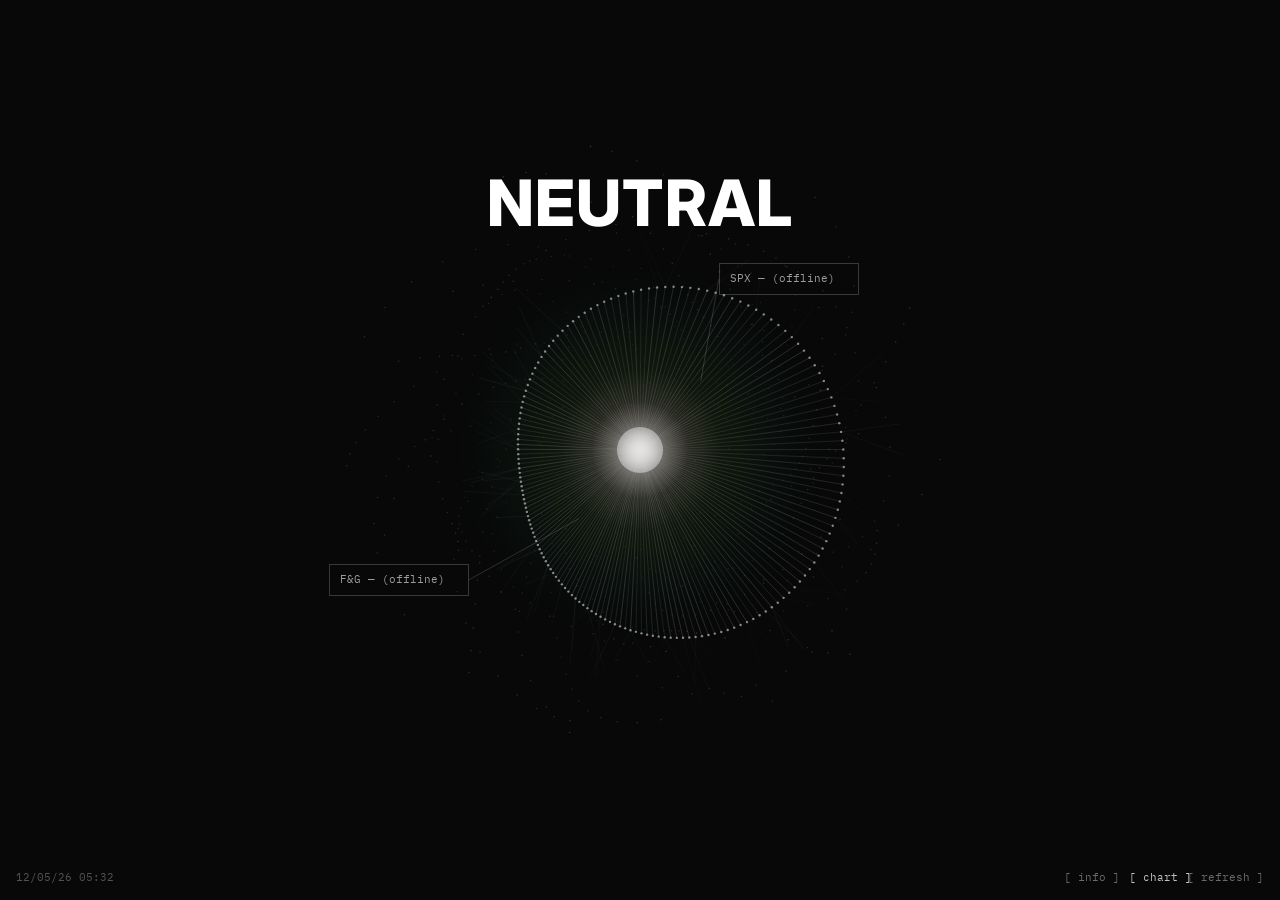
<file: index.html>
<!DOCTYPE html>
<html>
<head>
<meta charset="UTF-8">
<meta name="viewport" content="width=device-width, initial-scale=1">
<title>F&amp;G Visualizer — PERMANENCE</title>
<link href="https://fonts.googleapis.com/css2?family=Inter:wght@800&family=IBM+Plex+Mono&display=swap" rel="stylesheet">
<link rel="stylesheet" href="styles.css">
</head>
<body>

<canvas id="canvas"></canvas>

<svg id="leaders" xmlns="http://www.w3.org/2000/svg">
  <line id="ldr-spx" stroke="rgba(255,255,255,0.15)" stroke-width="1"/>
  <line id="ldr-fg"  stroke="rgba(255,255,255,0.15)" stroke-width="1"/>
</svg>

<div id="overlay">
  <div id="mood-label-a" class="mood-label">READING THE MARKET…</div>
  <div id="mood-label-b" class="mood-label"></div>
  <div class="ann-box" id="ann-spx"><span id="spx-val">SPX — —</span></div>
  <div class="ann-box" id="ann-fg">
    <span id="fg-val">F&amp;G — —</span>
    <span id="fg-hist" class="dim"></span>
  </div>
</div>

<div id="timestamp"></div>
<button id="chart-btn"   class="ctrl-btn active">[ chart ]</button>
<button id="info-btn"    class="ctrl-btn">[ info ]</button>
<button id="refresh-btn" class="ctrl-btn">[ refresh ]</button>
<div id="tooltip"></div>

<div id="info-modal" style="display:none">
  <div id="info-content">
    <button id="info-close">✕</button>
    <p>The Fear-Greed Visualizer is a project I developed to transform the way we perceive market sentiment by turning abstract financial data into an immersive interactive experience. Built using HTML, JavaScript, and CSS, the application pulls real-time data from the Fear and Greed Index. This metric tracks whether emotions like fear or irrational exuberance are driving the stock market. To ensure accuracy, the visualizer sources data from the CNN Business Fear and Greed Index, which aggregates seven weighted indicators including stock price momentum, market volatility, and junk bond demand.</p>
    <p>Instead of just looking at a static number or a needle on a gauge, users can explore a dynamic 3D environment where the visual elements shift and react based on the current market mood. Lighting, speed, and geometry are all affected by this logic. My goal was to bridge the gap between data science and creative coding to provide a sensory way for investors and tech enthusiasts to gauge the psychological state of the market.</p>
  </div>
</div>

<div id="tweaks-panel">
  <h4>Tweaks</h4>
  <div class="tw-row">
    <label>State override</label>
    <select id="tw-state">
      <option value="auto">AUTO</option>
      <option value="EXTREME_GREED">EXT. GREED</option>
      <option value="GREED">GREED</option>
      <option value="NEUTRAL">NEUTRAL</option>
      <option value="FEAR">FEAR</option>
      <option value="EXTREME_FEAR">EXT. FEAR</option>
    </select>
  </div>
  <div class="tw-row">
    <label>Node density</label>
    <input type="range" id="tw-density" min="0.4" max="2" step="0.1" value="1">
  </div>
  <div class="tw-row">
    <label>Drift speed</label>
    <input type="range" id="tw-drift" min="0.2" max="3" step="0.1" value="1">
  </div>
  <div class="tw-row">
    <label>Leader lines</label>
    <input type="checkbox" id="tw-leaders" checked>
  </div>
</div>

<script src="app.js"></script>
</body>
</html>
</file>
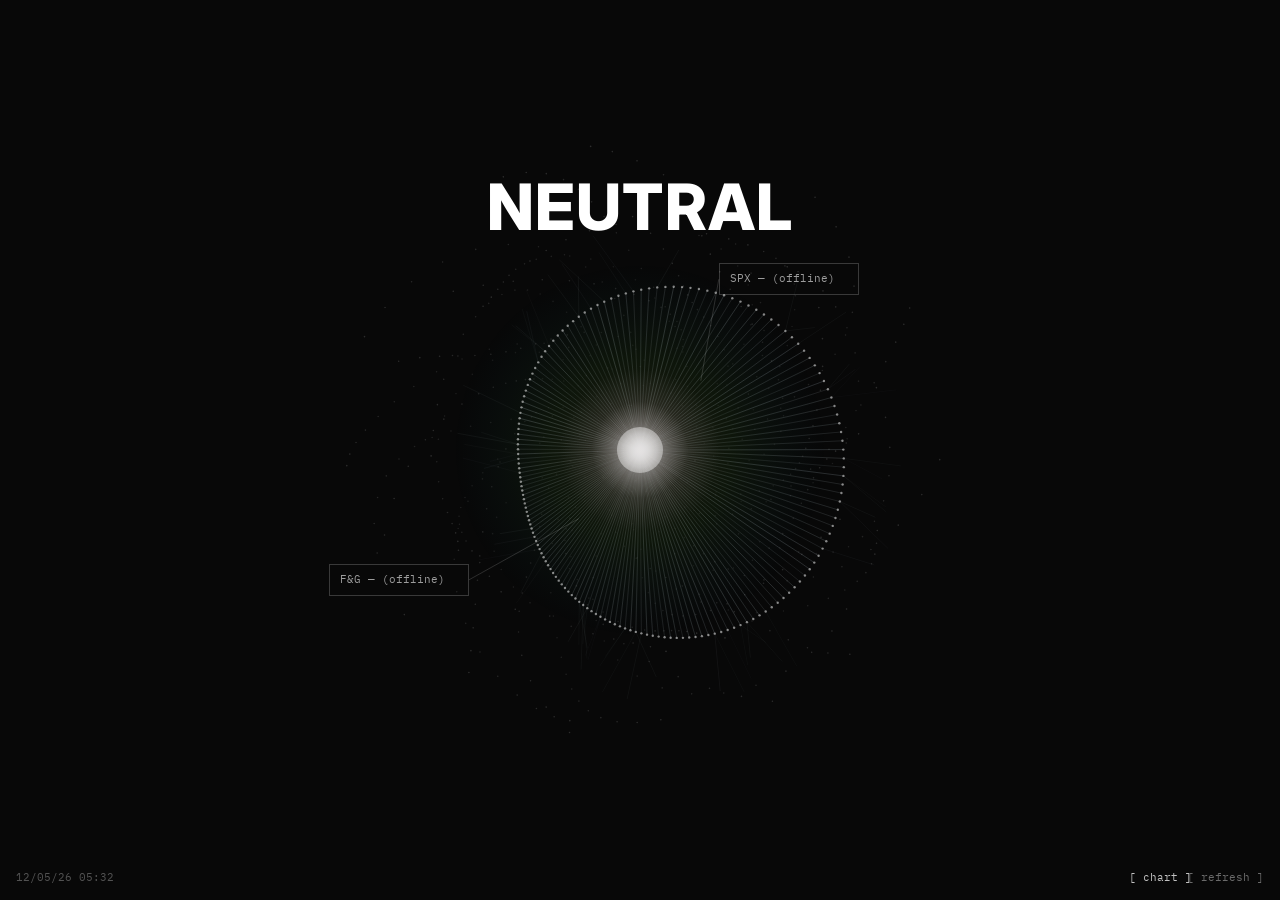
<file: project/F&G Visualizer.html>
<!DOCTYPE html>
<html>
<head>
<meta charset="UTF-8">
<meta name="viewport" content="width=device-width, initial-scale=1">
<title>F&G Visualizer — PERMANENCE</title>
<link href="https://fonts.googleapis.com/css2?family=Inter:wght@800&family=IBM+Plex+Mono&display=swap" rel="stylesheet">
<style>
  * { margin: 0; padding: 0; box-sizing: border-box; }
  html, body { width: 100%; height: 100%; overflow: hidden; background: #080808; }

  #canvas { position: absolute; inset: 0; }
  #overlay { position: absolute; inset: 0; pointer-events: none; }

  /* ── MOOD LABEL — two overlapping divs for crossfade ── */
  .mood-label {
    position: absolute;
    left: 50%;
    font-family: 'Inter', sans-serif;
    font-weight: 800;
    font-size: clamp(1.6rem, 5vw, 4rem);
    text-transform: uppercase;
    letter-spacing: 0.02em;
    color: #ffffff;
    line-height: 1;
    text-align: center;
    pointer-events: none;
    white-space: nowrap;
    transform: translate(-50%, -100%);
    transition: opacity 0.5s ease;
  }
  #mood-label-a { opacity: 1; }
  #mood-label-b { opacity: 0; }

  /* ── ANNOTATION BOXES ── */
  .ann-box {
    position: absolute;
    border: 1px solid rgba(255,255,255,0.2);
    padding: 6px 10px;
    pointer-events: none;
    min-width: 140px;
  }
  .ann-box span {
    font-family: 'IBM Plex Mono', monospace;
    font-size: 11px;
    color: rgba(255,255,255,0.6);
    display: block;
    line-height: 1.6;
    white-space: nowrap;
  }
  .ann-box span.dim { color: rgba(255,255,255,0.3); }

  #leaders { position: absolute; inset: 0; pointer-events: none; overflow: visible; }

  /* ── BOTTOM CHROME ── */
  #timestamp {
    position: fixed; bottom: 16px; left: 16px;
    font-family: 'IBM Plex Mono', monospace;
    font-size: 11px; color: rgba(255,255,255,0.3);
    pointer-events: none; z-index: 10;
  }
  .ctrl-btn {
    position: fixed;
    font-family: 'IBM Plex Mono', monospace;
    font-size: 11px; color: rgba(255,255,255,0.4);
    background: none; border: none; cursor: pointer;
    z-index: 10; letter-spacing: 0;
  }
  .ctrl-btn:hover { color: rgba(255,255,255,0.75); }
  .ctrl-btn.active { color: rgba(255,255,255,0.75); }
  #refresh-btn { bottom: 16px; right: 16px; }
  #chart-btn   { bottom: 16px; right: 88px; }

  /* ── TOOLTIP ── */
  #tooltip {
    position: fixed;
    font-family: 'IBM Plex Mono', monospace;
    font-size: 11px; color: rgba(255,255,255,0.55);
    pointer-events: none; display: none; z-index: 20;
  }

  /* ── TWEAKS PANEL ── */
  #tweaks-panel {
    display: none; position: fixed;
    bottom: 48px; right: 16px; width: 210px;
    border: 1px solid rgba(255,255,255,0.15);
    background: rgba(8,8,8,0.94);
    padding: 14px 16px;
    font-family: 'IBM Plex Mono', monospace;
    font-size: 10px; color: rgba(255,255,255,0.5);
    z-index: 100;
  }
  #tweaks-panel.visible { display: block; }
  #tweaks-panel h4 {
    font-size: 9px; text-transform: uppercase;
    letter-spacing: 0.1em; color: rgba(255,255,255,0.3);
    margin-bottom: 12px;
  }
  .tw-row { display: flex; align-items: center; justify-content: space-between; margin-bottom: 9px; }
  .tw-row label { font-size: 9px; color: rgba(255,255,255,0.38); }
  .tw-row select {
    background: transparent; border: 1px solid rgba(255,255,255,0.15);
    color: rgba(255,255,255,0.6); font-family: 'IBM Plex Mono', monospace;
    font-size: 9px; padding: 2px 4px; cursor: pointer;
  }
  .tw-row select option { background: #111; }
  .tw-row input[type=range] { width: 88px; cursor: pointer; accent-color: rgba(255,255,255,0.4); }
  .tw-row input[type=checkbox] { cursor: pointer; accent-color: rgba(255,255,255,0.4); }
</style>
</head>
<body>

<canvas id="canvas"></canvas>

<svg id="leaders" xmlns="http://www.w3.org/2000/svg">
  <line id="ldr-spx" stroke="rgba(255,255,255,0.15)" stroke-width="1"/>
  <line id="ldr-fg"  stroke="rgba(255,255,255,0.15)" stroke-width="1"/>
</svg>

<div id="overlay">
  <div id="mood-label-a" class="mood-label">READING THE MARKET…</div>
  <div id="mood-label-b" class="mood-label"></div>
  <div class="ann-box" id="ann-spx"><span id="spx-val">SPX — —</span></div>
  <div class="ann-box" id="ann-fg">
    <span id="fg-val">F&amp;G — —</span>
    <span id="fg-hist" class="dim"></span>
  </div>
</div>

<div id="timestamp"></div>
<button id="chart-btn"   class="ctrl-btn active">[ chart ]</button>
<button id="refresh-btn" class="ctrl-btn">[ refresh ]</button>
<div id="tooltip"></div>

<div id="tweaks-panel">
  <h4>Tweaks</h4>
  <div class="tw-row">
    <label>State override</label>
    <select id="tw-state">
      <option value="auto">AUTO</option>
      <option value="EXTREME_GREED">EXT. GREED</option>
      <option value="GREED">GREED</option>
      <option value="NEUTRAL">NEUTRAL</option>
      <option value="FEAR">FEAR</option>
      <option value="EXTREME_FEAR">EXT. FEAR</option>
    </select>
  </div>
  <div class="tw-row">
    <label>Node density</label>
    <input type="range" id="tw-density" min="0.4" max="2" step="0.1" value="1">
  </div>
  <div class="tw-row">
    <label>Drift speed</label>
    <input type="range" id="tw-drift" min="0.2" max="3" step="0.1" value="1">
  </div>
  <div class="tw-row">
    <label>Leader lines</label>
    <input type="checkbox" id="tw-leaders" checked>
  </div>
</div>

<script>
// ── PALETTES ──────────────────────────────────────────────────────────────────
const PAL = {
  EXTREME_GREED: { core:[0,255,170],   fil:[255,215,0],   pt:[0,229,255],  n:260, rot:0.0012,  label:'EXTREME GREED' },
  GREED:         { core:[168,255,120], fil:[255,179,71],  pt:[255,241,118],n:200, rot:0.0006,  label:'GREED' },
  NEUTRAL:       { core:[224,224,224], fil:[176,190,197], pt:[255,255,255],n:160, rot:0.0003,  label:'NEUTRAL' },
  FEAR:          { core:[179,157,219], fil:[124,77,255],  pt:[206,147,216],n:120, rot:0.00015, label:'FEAR' },
  EXTREME_FEAR:  { core:[183,28,28],   fil:[74,0,0],      pt:[229,57,53],  n:80,  rot:0.00005, label:'EXTREME FEAR' },
};

function scoreToKey(s){ return s>=75?'EXTREME_GREED':s>=55?'GREED':s>=45?'NEUTRAL':s>=25?'FEAR':'EXTREME_FEAR'; }
function lerp3(a,b,t){ return[a[0]+(b[0]-a[0])*t, a[1]+(b[1]-a[1])*t, a[2]+(b[2]-a[2])*t]; }
function rc(rgb,a){ return `rgba(${rgb[0]|0},${rgb[1]|0},${rgb[2]|0},${a})`; }

// ── CANVAS SETUP ──────────────────────────────────────────────────────────────
const canvas = document.getElementById('canvas');
const ctx    = canvas.getContext('2d');
let W,H,CX,CY,R;

function resize(){
  W = canvas.width  = window.innerWidth;
  H = canvas.height = window.innerHeight;
  CX = W/2; CY = H/2;
  R  = Math.min(W,H)*0.32;
  positionAnnotations();
}
window.addEventListener('resize', resize);

// ── STATE ─────────────────────────────────────────────────────────────────────
let curKey = 'NEUTRAL', tgtKey = 'NEUTRAL', lerpT = 1;
const LERP_F = 120;

let noiseOff = 0, angle = 0, curRot = PAL.NEUTRAL.rot;
let entryF = 0, entryDone = false;
const ENTRY_F = 60;

let ripR = 0, ripO = 0, ripActive = false;
let hovered = false, mX = -9999, mY = -9999;
let fgScore = null;

let tweakState = 'auto', tweakDensity = 1, tweakDrift = 1, tweakLeaders = true;
let shimHue = 0, mktData = null;

// Click flash
let clickFlashT = 0;
const CLICK_FLASH_DUR = 90; // longer = smoother arc

// Chart hover dots
let chartDots = [];        // waypoint dots
let chartAllPoints = [];   // every data point for hover detection
let chartRegion = null;    // {x0,y0,x1,y1} for hit-testing

// Label crossfade state
let labelAText = 'READING THE MARKET…';
let labelBText = '';
let labelActive = 'a'; // which one is visible
let labelFadeT  = 1;   // 1 = settled

// Historical chart
let histScores = []; // [{x: ms, y: score}]
let showChart  = true;

// node arrays
let primNodes = [], secNodes = [];

// ── NOISE ─────────────────────────────────────────────────────────────────────
function sn(x,y,t){
  return Math.sin(x*1.3+t)*Math.cos(y*0.9+t*0.7)
       + Math.sin(x*2.1+t*1.3+1.2)*Math.cos(y*1.7+t*0.4)*0.5
       + Math.sin(x*0.7+t*0.5+y*1.1)*0.25;
}

// ── CURRENT PALETTE (lerped) ──────────────────────────────────────────────────
function getCur(){
  const p=PAL[curKey], q=PAL[tgtKey], t=lerpT;
  return {
    core: lerp3(p.core, q.core, t),
    fil:  lerp3(p.fil,  q.fil,  t),
    pt:   lerp3(p.pt,   q.pt,   t),
    n:    p.n+(q.n-p.n)*t,
    rot:  p.rot+(q.rot-p.rot)*t,
    label: t>0.5 ? q.label : p.label,
  };
}

// Complementary flash color (hue-shifted ~150deg from core)
function getFlashColor(rgb){
  const r=rgb[0]/255, g=rgb[1]/255, b=rgb[2]/255;
  const max=Math.max(r,g,b), min=Math.min(r,g,b);
  let h=0, s=0, l=(max+min)/2;
  if(max!==min){
    const d=max-min; s=l>0.5?d/(2-max-min):d/(max+min);
    switch(max){ case r:h=(g-b)/d+(g<b?6:0);break; case g:h=(b-r)/d+2;break; case b:h=(r-g)/d+4;break; }
    h/=6;
  }
  h=(h+0.42)%1; s=Math.min(1,s*1.4); l=Math.min(0.85,l*1.5);
  // hsl back to rgb
  function hue2rgb(p,q,t){ if(t<0)t+=1;if(t>1)t-=1;if(t<1/6)return p+(q-p)*6*t;if(t<1/2)return q;if(t<2/3)return p+(q-p)*(2/3-t)*6;return p; }
  const q2=l<0.5?l*(1+s):l+s-l*s, p2=2*l-q2;
  return [hue2rgb(p2,q2,h+1/3)*255, hue2rgb(p2,q2,h)*255, hue2rgb(p2,q2,h-1/3)*255];
}

// ── BUILD NODE ARRAYS ─────────────────────────────────────────────────────────
function buildNodes(pal){
  const count = Math.round(pal.n * tweakDensity);
  primNodes = [];
  for(let i=0;i<count;i++){
    const ba = (i/count)*Math.PI*2 + angle;
    const nx = Math.cos(ba)*0.5, ny = Math.sin(ba)*0.5;
    const n  = sn(nx, ny, noiseOff*tweakDrift);
    const a2 = ba + n*0.32;
    const l  = R*(0.52 + n*0.18);
    primNodes.push({ x:CX+Math.cos(a2)*l, y:CY+Math.sin(a2)*l, a:a2, op:0.18+Math.random()*0.17 });
  }
  secNodes = [];
  for(let i=0;i<primNodes.length;i++){
    if(Math.random()>0.3) continue;
    const nd=primNodes[i];
    const bc=1+Math.floor(Math.random()*2);
    for(let b=0;b<bc;b++){
      const ba=nd.a+(Math.random()-0.5)*1.3;
      const bl=R*(0.1+Math.random()*0.14);
      secNodes.push({ x1:nd.x,y1:nd.y, x2:nd.x+Math.cos(ba)*bl, y2:nd.y+Math.sin(ba)*bl, op:0.09+Math.random()*0.11 });
    }
  }
  const inflR = R * 0.72;
  for(const nd of primNodes){
    const dx=mX-nd.x, dy=mY-nd.y, d=Math.sqrt(dx*dx+dy*dy);
    if(d<inflR){ const s=Math.pow(1-d/inflR,2)*0.55; nd.x+=dx*s; nd.y+=dy*s; }
  }
  for(const s of secNodes){
    const dx=mX-s.x2, dy=mY-s.y2, d=Math.sqrt(dx*dx+dy*dy);
    if(d<inflR*0.8){ const str=Math.pow(1-d/(inflR*0.8),2)*0.45; s.x2+=dx*str; s.y2+=dy*str; s.x1+=(mX-s.x1)*str*0.2; s.y1+=(mY-s.y1)*str*0.2; }
  }
}

// ── DRAW SPARKLINE CHART ──────────────────────────────────────────────────────
function scoreLabel(s){ return s>=75?'Extreme Greed':s>=55?'Greed':s>=45?'Neutral':s>=25?'Fear':'Extreme Fear'; }
function scoreColor(s){
  if(s>=75) return [0,255,170];
  if(s>=55) return [168,255,120];
  if(s>=45) return [224,224,224];
  if(s>=25) return [179,157,219];
  return [183,28,28];
}

function drawChart(pal){
  if(!showChart || histScores.length < 2) return;

  const cH   = Math.min(110, H * 0.18);
  const cPadL = 38, cPadR = 16;
  const cBot  = H - 44;
  const cTop  = cBot - cH;
  const cW    = W - cPadL - cPadR;
  const scores = histScores.slice(-365);

  // Fixed scale 0–100
  const minS = 0, maxS = 100;
  const sx = i => cPadL + (i/(scores.length-1))*cW;
  const sy = v => cBot - ((v-minS)/(maxS-minS))*cH;

  chartRegion = { x0:cPadL, y0:cTop, x1:cPadL+cW, y1:cBot };

  // Store all points for hover
  chartAllPoints = scores.map((d,i)=>({
    x: sx(i), y: sy(d.y),
    score: Math.round(d.y),
    date: new Date(d.x),
    label: scoreLabel(d.y),
    color: scoreColor(d.y)
  }));

  // Zone bands
  const zones = [
    { lo:75, hi:100, rgb:[0,255,170],   name:'Extreme Greed' },
    { lo:55, hi:75,  rgb:[168,255,120], name:'Greed' },
    { lo:45, hi:55,  rgb:[224,224,224], name:'Neutral' },
    { lo:25, hi:45,  rgb:[179,157,219], name:'Fear' },
    { lo:0,  hi:25,  rgb:[183,28,28],   name:'Extreme Fear' },
  ];
  for(const z of zones){
    ctx.fillStyle = rc(z.rgb, 0.02);
    ctx.fillRect(cPadL, sy(z.hi), cW, sy(z.lo)-sy(z.hi));
  }

  // Filled area under curve — fades into #080808
  ctx.beginPath();
  ctx.moveTo(sx(0), cBot);
  for(let i=0;i<scores.length;i++) ctx.lineTo(sx(i), sy(scores[i].y));
  ctx.lineTo(sx(scores.length-1), cBot);
  ctx.closePath();
  const grad = ctx.createLinearGradient(0, cTop, 0, cBot);
  grad.addColorStop(0,   rc(pal.core, 0.06));
  grad.addColorStop(0.7, rc(pal.core, 0.015));
  grad.addColorStop(1,   'rgba(8,8,8,0)');
  ctx.fillStyle = grad;
  ctx.fill();

  // Edge vignettes — blend chart into background
  const eL = ctx.createLinearGradient(cPadL, 0, cPadL+55, 0);
  eL.addColorStop(0,'rgba(8,8,8,0.95)'); eL.addColorStop(1,'rgba(8,8,8,0)');
  ctx.fillStyle=eL; ctx.fillRect(cPadL, cTop-4, 55, cH+30);
  const eR = ctx.createLinearGradient(cPadL+cW-55, 0, cPadL+cW+cPadR, 0);
  eR.addColorStop(0,'rgba(8,8,8,0)'); eR.addColorStop(1,'rgba(8,8,8,0.95)');
  ctx.fillStyle=eR; ctx.fillRect(cPadL+cW-55, cTop-4, 55+cPadR, cH+30);
  const eB = ctx.createLinearGradient(0, cBot-18, 0, cBot+10);
  eB.addColorStop(0,'rgba(8,8,8,0)'); eB.addColorStop(1,'rgba(8,8,8,1)');
  ctx.fillStyle=eB; ctx.fillRect(cPadL-10, cBot-18, cW+cPadR+10, 30);

  // Top vignette — fade chart top into background
  const eT = ctx.createLinearGradient(0, cTop-20, 0, cTop+32);
  eT.addColorStop(0,'rgba(8,8,8,1)'); eT.addColorStop(1,'rgba(8,8,8,0)');
  ctx.fillStyle=eT; ctx.fillRect(0, cTop-20, W, 52);

  // Line
  ctx.beginPath();
  for(let i=0;i<scores.length;i++){
    i===0 ? ctx.moveTo(sx(i),sy(scores[i].y)) : ctx.lineTo(sx(i),sy(scores[i].y));
  }
  ctx.strokeStyle = rc(pal.core, 0.5);
  ctx.lineWidth = 1;
  ctx.stroke();

  // ── Y AXIS ──
  ctx.font = '8px "IBM Plex Mono"';
  ctx.fillStyle = 'rgba(255,255,255,0.22)';
  ctx.textAlign = 'right';
  for(const v of [0,25,50,75,100]){
    const yy = sy(v);
    ctx.fillText(v, cPadL-5, yy+3);
    ctx.setLineDash([1,4]);
    ctx.strokeStyle = 'rgba(255,255,255,0.06)';
    ctx.lineWidth = 1;
    ctx.beginPath(); ctx.moveTo(cPadL, yy); ctx.lineTo(cPadL+cW, yy); ctx.stroke();
    ctx.setLineDash([]);
  }
  // Zone labels on Y axis
  for(const z of zones){
    const midY = sy((z.lo+z.hi)/2);
    if(midY > cTop+6 && midY < cBot-4){
      ctx.fillStyle = rc(z.rgb, 0.22);
      ctx.fillText(z.name, cPadL-5, midY+3);
    }
  }
  ctx.textAlign = 'left';

  // ── X AXIS — month labels ──
  if(scores.length > 1){
    const firstDate = new Date(scores[0].x);
    const lastDate  = new Date(scores[scores.length-1].x);
    // Walk months
    const d = new Date(firstDate.getFullYear(), firstDate.getMonth()+1, 1);
    ctx.font = '8px "IBM Plex Mono"';
    ctx.fillStyle = 'rgba(255,255,255,0.22)';
    ctx.textAlign = 'center';
    const totalMs = lastDate - firstDate;
    while(d <= lastDate){
      const frac = (d - firstDate) / totalMs;
      const lx = cPadL + frac*cW;
      const mo = d.toLocaleDateString('en-US',{month:'short',year:'2-digit'});
      ctx.fillText(mo, lx, cBot+12);
      // Tick
      ctx.strokeStyle='rgba(255,255,255,0.1)';
      ctx.lineWidth=1;
      ctx.beginPath(); ctx.moveTo(lx,cBot); ctx.lineTo(lx,cBot+4); ctx.stroke();
      d.setMonth(d.getMonth()+1);
    }
    ctx.textAlign='left';
  }

  // ── WAYPOINT DOTS (6 across 1yr) ──
  const STEPS = 5;
  chartDots = [];
  for(let i=0;i<=STEPS;i++){
    const idx = Math.round((i/STEPS)*(scores.length-1));
    const d = scores[idx];
    chartDots.push({ x:sx(idx), y:sy(d.y), score:Math.round(d.y), first:i===0, last:i===STEPS, date:new Date(d.x), label:scoreLabel(d.y), color:scoreColor(d.y) });
  }
  // Draw dots
  for(const dot of chartDots){
    const hovering = Math.sqrt((mX-dot.x)**2+(mY-dot.y)**2)<10;
    ctx.beginPath();
    ctx.arc(dot.x, dot.y, hovering?4.5:(dot.first||dot.last?3.5:2.5), 0, Math.PI*2);
    ctx.fillStyle = rc(dot.color, hovering?1.0:(dot.first||dot.last?0.9:0.55));
    ctx.fill();
    if(dot.first||dot.last){
      ctx.font='9px "IBM Plex Mono"';
      ctx.fillStyle=rc(dot.color,0.65);
      ctx.textAlign='center';
      ctx.fillText(dot.score, dot.x, Math.max(cTop+8, dot.y-8));
      ctx.textAlign='left';
    }
  }

  // ── CHART TITLE ──
  ctx.font='9px "IBM Plex Mono"';
  ctx.fillStyle='rgba(255,255,255,0.2)';
  ctx.fillText('1Y F&G', cPadL, cTop-5);

  // ── HOVER CROSSHAIR on nearest data point ──
  if(mX>=cPadL && mX<=cPadL+cW && mY>=cTop-10 && mY<=cBot+20 && chartAllPoints.length){
    let best=null, bestDx=Infinity;
    for(const p of chartAllPoints){
      const d=Math.abs(mX-p.x);
      if(d<bestDx){ bestDx=d; best=p; }
    }
    if(best && bestDx < cW/scores.length*4){
      // Vertical crosshair line
      ctx.setLineDash([2,3]);
      ctx.strokeStyle='rgba(255,255,255,0.18)';
      ctx.lineWidth=1;
      ctx.beginPath(); ctx.moveTo(best.x,cTop); ctx.lineTo(best.x,cBot); ctx.stroke();
      ctx.setLineDash([]);
      // Dot
      ctx.beginPath(); ctx.arc(best.x,best.y,4,0,Math.PI*2);
      ctx.fillStyle=rc(best.color,1); ctx.fill();
      // Store for tooltip in mousemove
      canvas._chartHover = best;
    } else { canvas._chartHover = null; }
  } else { canvas._chartHover = null; }
}

// ── DRAW ──────────────────────────────────────────────────────────────────────
function draw(){
  ctx.clearRect(0,0,W,H);
  const pal = getCur();
  const sc  = entryDone ? 1 : (()=>{ const t=entryF/ENTRY_F; return 1-Math.pow(1-t,3); })();

  // Chart drawn behind orb
  drawChart(pal);

  ctx.save();
  ctx.translate(CX,CY); ctx.scale(sc,sc); ctx.translate(-CX,-CY);

  // Particles
  const pCount = Math.round(420+180*tweakDensity);
  for(let i=0;i<pCount;i++){
    const phi=i*2.39996, r2=i/pCount;
    const r=R*Math.sqrt(r2)*(0.9+Math.sin(i*1.3+noiseOff*0.5)*0.18);
    const a=phi+noiseOff*0.28*tweakDrift+Math.sin(i*0.73+noiseOff)*0.14;
    const px=CX+Math.cos(a)*r, py=CY+Math.sin(a)*r;
    ctx.beginPath(); ctx.arc(px,py,0.8,0,Math.PI*2);
    ctx.fillStyle=rc(pal.pt,(0.06+r2*0.19)*(pal.n/260)); ctx.fill();
  }

  // Secondary filaments
  for(const s of secNodes){
    ctx.beginPath(); ctx.moveTo(s.x1,s.y1); ctx.lineTo(s.x2,s.y2);
    ctx.strokeStyle=rc(pal.fil,s.op*0.75); ctx.lineWidth=0.4; ctx.stroke();
  }

  // Primary filaments
  for(const nd of primNodes){
    ctx.beginPath(); ctx.moveTo(CX,CY); ctx.lineTo(nd.x,nd.y);
    ctx.strokeStyle=rc(pal.fil,nd.op); ctx.lineWidth=0.6; ctx.stroke();
    ctx.beginPath(); ctx.arc(nd.x,nd.y,1.2,0,Math.PI*2);
    ctx.fillStyle=rc(pal.pt,0.5); ctx.fill();
  }

  // Click flash — smooth cubic ease arc
  let coreColor = pal.core;
  if(clickFlashT > 0){
    const ft = clickFlashT / CLICK_FLASH_DUR; // 1→0
    // Smooth bell curve: ramp up then down with cubic ease
    const norm = 1 - ft; // 0→1 over duration
    const flashStrength = norm < 0.4
      ? (norm/0.4)*(norm/0.4)*(norm/0.4)           // ease-in cube up
      : Math.pow(1-(norm-0.4)/0.6, 2.5);           // ease-out power down
    const flashCol = getFlashColor(pal.core);
    coreColor = lerp3(pal.core, flashCol, flashStrength * 0.9);
  }

  // Outer core glow
  const gR = R*0.08;
  const g1 = ctx.createRadialGradient(CX,CY,0,CX,CY,gR*3.5);
  g1.addColorStop(0,   rc(coreColor,0.95));
  g1.addColorStop(0.25,rc(coreColor,0.38));
  g1.addColorStop(0.6, rc(coreColor,0.08));
  g1.addColorStop(1,   rc(coreColor,0));
  ctx.beginPath(); ctx.arc(CX,CY,gR*3.5,0,Math.PI*2); ctx.fillStyle=g1; ctx.fill();

  // Bright core
  const g2 = ctx.createRadialGradient(CX,CY,0,CX,CY,gR);
  g2.addColorStop(0, rc(coreColor,0.95)); g2.addColorStop(1, rc(coreColor,0.5));
  ctx.beginPath(); ctx.arc(CX,CY,gR,0,Math.PI*2); ctx.fillStyle=g2; ctx.fill();

  // Shimmer
  const sg = ctx.createRadialGradient(CX,CY,0,CX,CY,R*0.65);
  sg.addColorStop(0,  `hsla(${shimHue},100%,70%,0.12)`);
  sg.addColorStop(0.5,`hsla(${(shimHue+90)%360},90%,60%,0.06)`);
  sg.addColorStop(1,  `hsla(${(shimHue+180)%360},80%,50%,0)`);
  ctx.globalCompositeOperation='screen';
  ctx.beginPath(); ctx.arc(CX,CY,R*0.65,0,Math.PI*2); ctx.fillStyle=sg; ctx.fill();
  ctx.globalCompositeOperation='source-over';

  ctx.restore();

  // Ripple
  if(ripActive){
    ctx.beginPath(); ctx.arc(CX,CY,ripR,0,Math.PI*2);
    ctx.strokeStyle=`rgba(255,255,255,${ripO*0.08})`; ctx.lineWidth=1.5; ctx.stroke();
  }
}

// ── POSITION ANNOTATIONS ──────────────────────────────────────────────────────
function positionAnnotations(){
  if(!R) return;
  const spxEl = document.getElementById('ann-spx');
  const fgEl  = document.getElementById('ann-fg');
  const edge  = R*0.72;
  spxEl.style.left = (CX + edge*0.38)+'px';
  spxEl.style.top  = (CY - edge*0.9)+'px';
  fgEl.style.left  = (CX - edge*1.5)+'px';
  fgEl.style.top   = (CY + edge*0.55)+'px';
  // Position both mood labels at same spot
  const labelTop = Math.max(24, CY - R*0.65 - 24);
  document.getElementById('mood-label-a').style.top = labelTop+'px';
  document.getElementById('mood-label-b').style.top = labelTop+'px';
  document.getElementById('mood-label-a').style.left = CX+'px';
  document.getElementById('mood-label-b').style.left = CX+'px';
  setTimeout(updateLeaders, 50);
}

function updateLeaders(){
  const svg = document.getElementById('leaders');
  svg.setAttribute('width',W); svg.setAttribute('height',H);
  const spxEl = document.getElementById('ann-spx');
  const fgEl  = document.getElementById('ann-fg');
  const ls = document.getElementById('ldr-spx');
  const lf = document.getElementById('ldr-fg');
  if(!spxEl||!fgEl) return;
  const sr = spxEl.getBoundingClientRect();
  const fr = fgEl.getBoundingClientRect();
  const col = tweakLeaders?'rgba(255,255,255,0.15)':'transparent';
  const a1=-0.85, a2=2.3;
  ls.setAttribute('x1',CX+Math.cos(a1)*R*0.32); ls.setAttribute('y1',CY+Math.sin(a1)*R*0.32);
  ls.setAttribute('x2',sr.left); ls.setAttribute('y2',sr.top+sr.height/2);
  ls.setAttribute('stroke',col);
  lf.setAttribute('x1',CX+Math.cos(a2)*R*0.32); lf.setAttribute('y1',CY+Math.sin(a2)*R*0.32);
  lf.setAttribute('x2',fr.right); lf.setAttribute('y2',fr.top+fr.height/2);
  lf.setAttribute('stroke',col);
}

// ── MOOD LABEL CROSSFADE ──────────────────────────────────────────────────────
function setMoodLabel(text){
  const a = document.getElementById('mood-label-a');
  const b = document.getElementById('mood-label-b');
  if(labelActive==='a'){
    if(a.textContent===text) return;
    b.textContent = text;
    a.style.opacity = '0';
    b.style.opacity = '1';
    labelActive = 'b';
  } else {
    if(b.textContent===text) return;
    a.textContent = text;
    b.style.opacity = '0';
    a.style.opacity = '1';
    labelActive = 'a';
  }
}

// ── ANIMATION LOOP ────────────────────────────────────────────────────────────
function tick(){
  if(!entryDone){ entryF++; if(entryF>=ENTRY_F) entryDone=true; }

  if(ripActive){
    ripR+=3.6; ripO-=1/50;
    if(ripO<=0){ ripActive=false; ripO=0; }
  }

  if(lerpT<1){
    lerpT=Math.min(1,lerpT+1/LERP_F);
    if(lerpT>=1) curKey=tgtKey;
  }

  if(clickFlashT>0) clickFlashT--;

  const pal=getCur();
  const tRot=hovered?0.00008:pal.rot;
  curRot+=(tRot-curRot)*0.05;
  angle+=curRot;
  noiseOff+=0.0008;
  shimHue=(shimHue+0.2)%360;

  buildNodes(pal);
  draw();

  // Sync mood label (crossfade handles the text swap)
  setMoodLabel(pal.label);

  // Keep label position in sync
  const labelTop = Math.max(24, CY - R*0.65 - 24);
  document.getElementById('mood-label-a').style.top = labelTop+'px';
  document.getElementById('mood-label-b').style.top = labelTop+'px';
  document.getElementById('mood-label-a').style.left = CX+'px';
  document.getElementById('mood-label-b').style.left = CX+'px';

  // Timestamp
  const ts=document.getElementById('timestamp');
  if(ts){
    const n=new Date();
    const d=n.toLocaleDateString('en-US',{month:'2-digit',day:'2-digit',year:'2-digit'});
    ts.textContent=d.replace(/\//g,'/')+' '+n.toTimeString().slice(0,5);
  }

  requestAnimationFrame(tick);
}

// ── SET SENTIMENT ─────────────────────────────────────────────────────────────
function setSentiment(key){
  if(key===tgtKey&&lerpT>=1) return;
  // Trigger ripple on every sentiment change
  ripR=0; ripO=1; ripActive=true;
  tgtKey=key; lerpT=0;
}

function triggerEntry(){
  entryF=0; entryDone=false;
  ripR=0; ripO=1; ripActive=true;
}

// ── DATA FETCH ────────────────────────────────────────────────────────────────
async function fetchFG(){
  const r = await fetch('https://production.dataviz.cnn.io/index/fearandgreed/graphdata', {cache:'no-store'});
  if(!r.ok) throw new Error('cnn '+r.status);
  const j = await r.json();
  const fg = j.fear_and_greed;
  // Extract historical data
  const hist = j.fear_and_greed_historical?.data || [];
  return { score: Math.round(fg.score), label: fg.rating, hist };
}

async function fetchSPXDirect(){
  // 1. Stooq — CORS-friendly CSV, no auth
  try{
    const ctrl = new AbortController();
    setTimeout(()=>ctrl.abort(), 5000);
    const r = await fetch('https://stooq.com/q/l/?s=%5Egspc&f=sd2t2ohlcv&h&e=csv', {cache:'no-store', signal:ctrl.signal});
    if(r.ok){
      const text = await r.text();
      const lines = text.trim().split('\n');
      if(lines.length >= 2){
        const cols = lines[1].split(',');
        // Symbol,Date,Time,Open,High,Low,Close,Volume
        const close = parseFloat(cols[6]);
        const open  = parseFloat(cols[3]);
        if(!isNaN(close) && close > 0){
          const change = close - open;
          const changePct = (change/open)*100;
          const now = new Date();
          const h = now.getUTCHours();
          const isOpen = h >= 13 && h < 20; // rough NYSE hours UTC
          return { price:close, change, changePct, direction:change>=0?'up':'down', isOpen };
        }
      }
    }
  }catch(e){}

  // 2. Financial Modeling Prep demo key
  try{
    const ctrl = new AbortController();
    setTimeout(()=>ctrl.abort(), 5000);
    const r = await fetch('https://financialmodelingprep.com/api/v3/quote/%5EGSPC?apikey=demo', {cache:'no-store', signal:ctrl.signal});
    if(r.ok){
      const j = await r.json();
      if(j && j[0]){
        const q = j[0];
        const isOpen = q.isActivelyTrading ?? false;
        const price  = isOpen ? q.price : q.previousClose;
        const change = price - q.previousClose;
        const changePct = (change/q.previousClose)*100;
        return { price, change, changePct, direction:change>=0?'up':'down', isOpen };
      }
    }
  }catch(e){}

  // 3. Yahoo via proxies (4s timeout each)
  const target = 'https://query1.finance.yahoo.com/v8/finance/chart/%5EGSPC?interval=1d&range=2d';
  for(const url of [
    'https://corsproxy.io/?'+encodeURIComponent(target),
    'https://api.allorigins.win/get?url='+encodeURIComponent(target),
  ]){
    try{
      const ctrl = new AbortController();
      setTimeout(()=>ctrl.abort(), 4000);
      const r = await fetch(url, {cache:'no-store', signal:ctrl.signal});
      if(!r.ok) continue;
      const raw = await r.json();
      const j = raw.contents ? JSON.parse(raw.contents) : raw;
      const meta = j.chart.result[0].meta;
      const isOpen = meta.marketState === 'REGULAR';
      const price = isOpen ? meta.regularMarketPrice : meta.chartPreviousClose;
      const prev  = meta.chartPreviousClose;
      const change = price - prev;
      const changePct = (change/prev)*100;
      return { price, change, changePct, direction:change>=0?'up':'down', isOpen };
    }catch(e){ continue; }
  }
  return null;
}

async function fetchViaclaude(){
  const raw = await window.claude.complete({
    messages:[{role:'user', content:
      'Search the web for today\'s current market data:\n' +
      '1. CNN Fear & Greed Index current score (0-100) and label\n' +
      '2. S&P 500 (SPX) latest price, change from yesterday\'s close, percent change, and whether the US market is currently open right now\n\n' +
      'Reply with ONLY this JSON object and nothing else:\n' +
      '{"spx":{"price":5832.10,"change":12.34,"changePct":0.21,"direction":"up","isOpen":false},"fearGreed":{"score":72,"label":"Greed"}}'
    }]
  });
  const start = raw.indexOf('{'), end = raw.lastIndexOf('}');
  if(start===-1||end===-1) throw new Error('no JSON in Claude response');
  return JSON.parse(raw.slice(start, end+1));
}

async function fetchData(){
  setMoodLabel('READING THE MARKET…');
  document.getElementById('spx-val').textContent='SPX — —';
  document.getElementById('fg-val').innerHTML='F&amp;G — —';
  document.getElementById('fg-hist').textContent='';
  setSentiment('NEUTRAL');

  let fg = null, spx = null;

  // Race: proxies vs Claude — first SPX win used; F&G from CNN directly
  const [fgResult, spxDirect, claudeResult] = await Promise.allSettled([
    fetchFG(),
    fetchSPXDirect(),
    fetchViaclaude(),
  ]);

  fg  = fgResult.status  ==='fulfilled' ? fgResult.value  : null;
  spx = spxDirect.status ==='fulfilled' ? spxDirect.value : null;

  // Claude fills gaps (its result raced in parallel, already done)
  if(claudeResult.status==='fulfilled'){
    const d = claudeResult.value;
    if(!fg  && d.fearGreed) fg  = { ...d.fearGreed, hist:[] };
    if(!spx && d.spx)       spx = d.spx;
  }

  // SPX
  if(spx){
    const dir   = spx.direction==='up'?'▲':'▼';
    const pct   = Math.abs(spx.changePct).toFixed(2);
    const price = Number(spx.price).toLocaleString('en-US',{minimumFractionDigits:2,maximumFractionDigits:2});
    const tag   = spx.isOpen===false ? 'SPX PREV' : 'SPX';
    document.getElementById('spx-val').textContent=`${tag} ${price} ${dir} ${pct}%`;
  } else {
    document.getElementById('spx-val').textContent='SPX — (offline)';
  }

  // F&G + history
  if(fg){
    document.getElementById('fg-val').textContent=`F&G ${fg.score}`;
    fgScore = fg.score;

    // Historical scores for chart
    if(fg.hist && fg.hist.length > 0){
      histScores = fg.hist.map(d=>({ x:d.x, y:d.y }));
    }

    document.getElementById('fg-hist').textContent = '';

    const key = tweakState==='auto' ? scoreToKey(fg.score) : tweakState;
    mktData = { spx, fearGreed:fg, sentiment:key };
    setSentiment(key);
  } else {
    document.getElementById('fg-val').textContent='F&G — (offline)';
    setSentiment(tweakState==='auto'?'NEUTRAL':tweakState);
  }

  setTimeout(updateLeaders, 200);
}

// ── POINTER + CLICK ───────────────────────────────────────────────────────────
canvas.addEventListener('mousemove',e=>{
  mX=e.clientX; mY=e.clientY;
  const dx=mX-CX, dy=mY-CY;
  hovered=Math.sqrt(dx*dx+dy*dy)<R*1.1;
  const tt=document.getElementById('tooltip');

  // Chart hover — nearest data point
  if(showChart && canvas._chartHover){
    const h = canvas._chartHover;
    const dateStr = h.date.toLocaleDateString('en-US',{month:'short',day:'numeric',year:'numeric'});
    tt.style.display='block';
    tt.style.left=(mX+14)+'px';
    tt.style.top=(mY-8)+'px';
    tt.textContent=`${dateStr}  ·  ${h.score}  ·  ${h.label}`;
    return;
  }

  if(hovered&&fgScore!==null){
    tt.style.display='block';
    tt.style.left=(mX+14)+'px';
    tt.style.top=(mY-8)+'px';
    tt.textContent=`score: ${fgScore}`;
  } else { tt.style.display='none'; }
});
canvas.addEventListener('mouseleave',()=>{
  hovered=false; mX=-9999; mY=-9999;
  canvas._chartHover = null;
  document.getElementById('tooltip').style.display='none';
});
canvas.addEventListener('click',e=>{
  const dx=e.clientX-CX, dy=e.clientY-CY;
  if(Math.sqrt(dx*dx+dy*dy)<R*1.1){
    clickFlashT = CLICK_FLASH_DUR;
    ripR=0; ripO=0.8; ripActive=true;
  }
});
canvas.addEventListener('touchmove',e=>{ e.preventDefault(); mX=e.touches[0].clientX; mY=e.touches[0].clientY; },{passive:false});
canvas.addEventListener('touchend',()=>{ mX=-9999; mY=-9999; });

// ── CHART TOGGLE ──────────────────────────────────────────────────────────────
document.getElementById('chart-btn').addEventListener('click',()=>{
  showChart = !showChart;
  document.getElementById('chart-btn').classList.toggle('active', showChart);
});

// ── REFRESH ───────────────────────────────────────────────────────────────────
document.getElementById('refresh-btn').addEventListener('click',()=>{
  triggerEntry(); fetchData();
});

// ── TWEAKS ────────────────────────────────────────────────────────────────────
window.addEventListener('message',e=>{
  if(e.data?.type==='__activate_edit_mode')   document.getElementById('tweaks-panel').classList.add('visible');
  if(e.data?.type==='__deactivate_edit_mode') document.getElementById('tweaks-panel').classList.remove('visible');
});
window.parent.postMessage({type:'__edit_mode_available'},'*');

document.getElementById('tw-state').addEventListener('change',e=>{
  tweakState=e.target.value;
  const key=tweakState==='auto'?(mktData?.sentiment||'NEUTRAL'):tweakState;
  setSentiment(key);
});
document.getElementById('tw-density').addEventListener('input',e=>{ tweakDensity=parseFloat(e.target.value); });
document.getElementById('tw-drift').addEventListener('input',e=>{ tweakDrift=parseFloat(e.target.value); });
document.getElementById('tw-leaders').addEventListener('change',e=>{ tweakLeaders=e.target.checked; updateLeaders(); });

// ── INIT ──────────────────────────────────────────────────────────────────────
resize();
triggerEntry();
tick();
fetchData();
</script>
</body>
</html>
</file>
<file: styles.css>
* { margin: 0; padding: 0; box-sizing: border-box; }
html, body { width: 100%; height: 100%; overflow: hidden; background: #080808; }

#canvas { position: absolute; inset: 0; }
#overlay { position: absolute; inset: 0; pointer-events: none; }

.mood-label {
  position: absolute;
  left: 50%;
  font-family: 'Inter', sans-serif;
  font-weight: 800;
  font-size: clamp(1.6rem, 5vw, 4rem);
  text-transform: uppercase;
  letter-spacing: 0.02em;
  color: #ffffff;
  line-height: 1;
  text-align: center;
  pointer-events: none;
  white-space: nowrap;
  transform: translate(-50%, -100%);
  transition: opacity 0.5s ease;
}
#mood-label-a { opacity: 1; }
#mood-label-b { opacity: 0; }

.ann-box {
  position: absolute;
  border: 1px solid rgba(255,255,255,0.2);
  padding: 6px 10px;
  pointer-events: none;
  min-width: 140px;
  transition: border-color 0.3s ease;
}
.ann-box span {
  font-family: 'IBM Plex Mono', monospace;
  font-size: 11px;
  color: rgba(255,255,255,0.6);
  display: block;
  line-height: 1.6;
  white-space: nowrap;
}
.ann-box span.dim { color: rgba(255,255,255,0.3); }

#leaders { position: absolute; inset: 0; pointer-events: none; overflow: visible; }

#timestamp {
  position: fixed; bottom: 16px; left: 16px;
  font-family: 'IBM Plex Mono', monospace;
  font-size: 11px; color: rgba(255,255,255,0.3);
  pointer-events: none; z-index: 10;
}
.ctrl-btn {
  position: fixed;
  font-family: 'IBM Plex Mono', monospace;
  font-size: 11px; color: rgba(255,255,255,0.4);
  background: none; border: none; cursor: pointer;
  z-index: 10; letter-spacing: 0;
}
.ctrl-btn:hover { color: rgba(255,255,255,0.75); }
.ctrl-btn.active { color: rgba(255,255,255,0.75); }
#refresh-btn { bottom: 16px; right: 16px; }
#chart-btn   { bottom: 16px; right: 88px; }
#info-btn    { bottom: 16px; right: 160px; }

#info-modal {
  display: none; position: fixed; inset: 0;
  background: rgba(0,0,0,0.6);
  z-index: 200;
  align-items: center; justify-content: center;
}
#info-modal.visible { display: flex; }
#info-content {
  position: relative;
  max-width: 520px; width: calc(100% - 48px);
  border: 1px solid rgba(255,255,255,0.15);
  background: rgba(8,8,8,0.96);
  padding: 32px 32px 28px;
  font-family: 'IBM Plex Mono', monospace;
  font-size: 12px; line-height: 1.75;
  color: rgba(255,255,255,0.55);
}
#info-content p + p { margin-top: 16px; }
#info-close {
  position: absolute; top: 14px; right: 16px;
  background: none; border: none; cursor: pointer;
  font-family: 'IBM Plex Mono', monospace;
  font-size: 11px; color: rgba(255,255,255,0.3);
}
#info-close:hover { color: rgba(255,255,255,0.7); }

#tooltip {
  position: fixed;
  font-family: 'IBM Plex Mono', monospace;
  font-size: 11px; color: rgba(255,255,255,0.55);
  pointer-events: none; display: none; z-index: 20;
}

#tweaks-panel {
  display: none; position: fixed;
  bottom: 48px; right: 16px; width: 210px;
  border: 1px solid rgba(255,255,255,0.15);
  background: rgba(8,8,8,0.94);
  padding: 14px 16px;
  font-family: 'IBM Plex Mono', monospace;
  font-size: 10px; color: rgba(255,255,255,0.5);
  z-index: 100;
}
#tweaks-panel.visible { display: block; }
#tweaks-panel h4 {
  font-size: 9px; text-transform: uppercase;
  letter-spacing: 0.1em; color: rgba(255,255,255,0.3);
  margin-bottom: 12px;
}
.tw-row { display: flex; align-items: center; justify-content: space-between; margin-bottom: 9px; }
.tw-row label { font-size: 9px; color: rgba(255,255,255,0.38); }
.tw-row select {
  background: transparent; border: 1px solid rgba(255,255,255,0.15);
  color: rgba(255,255,255,0.6); font-family: 'IBM Plex Mono', monospace;
  font-size: 9px; padding: 2px 4px; cursor: pointer;
}
.tw-row select option { background: #111; }
.tw-row input[type=range] { width: 88px; cursor: pointer; accent-color: rgba(255,255,255,0.4); }
.tw-row input[type=checkbox] { cursor: pointer; accent-color: rgba(255,255,255,0.4); }
</file>
